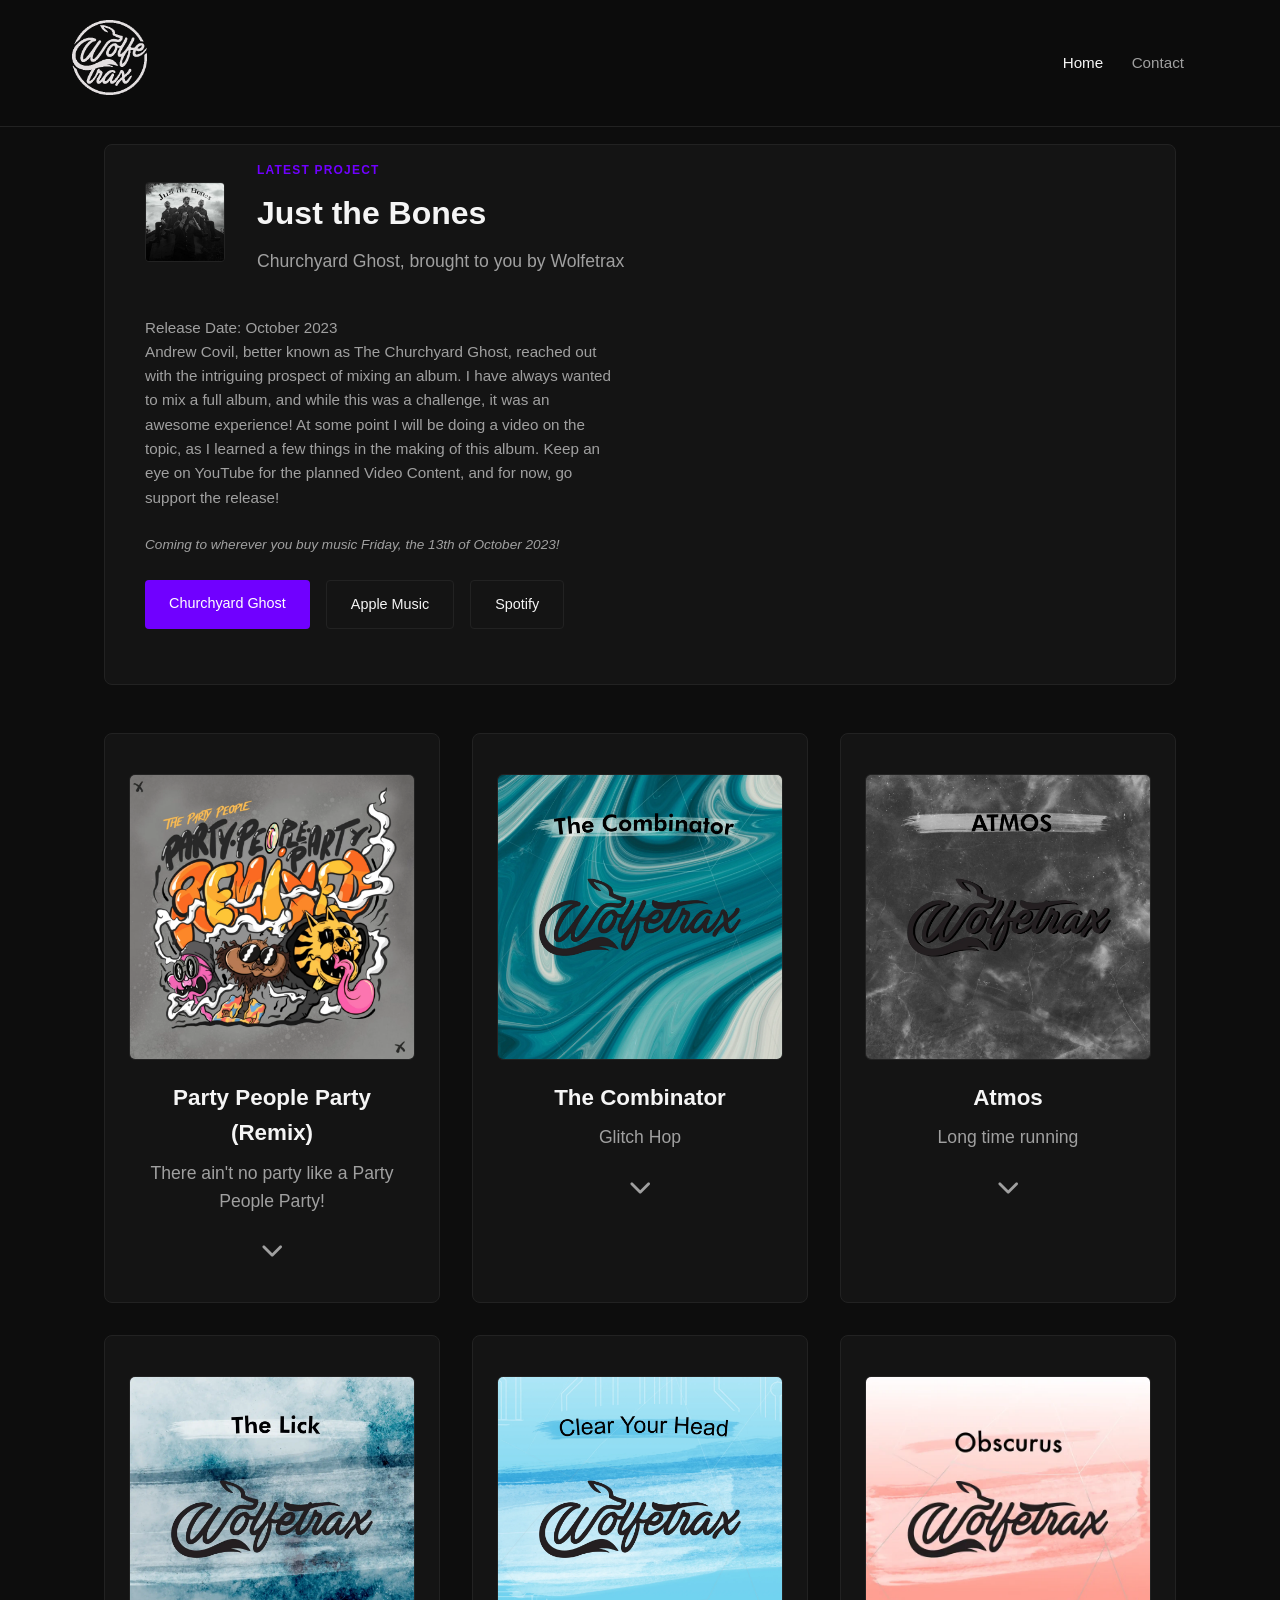
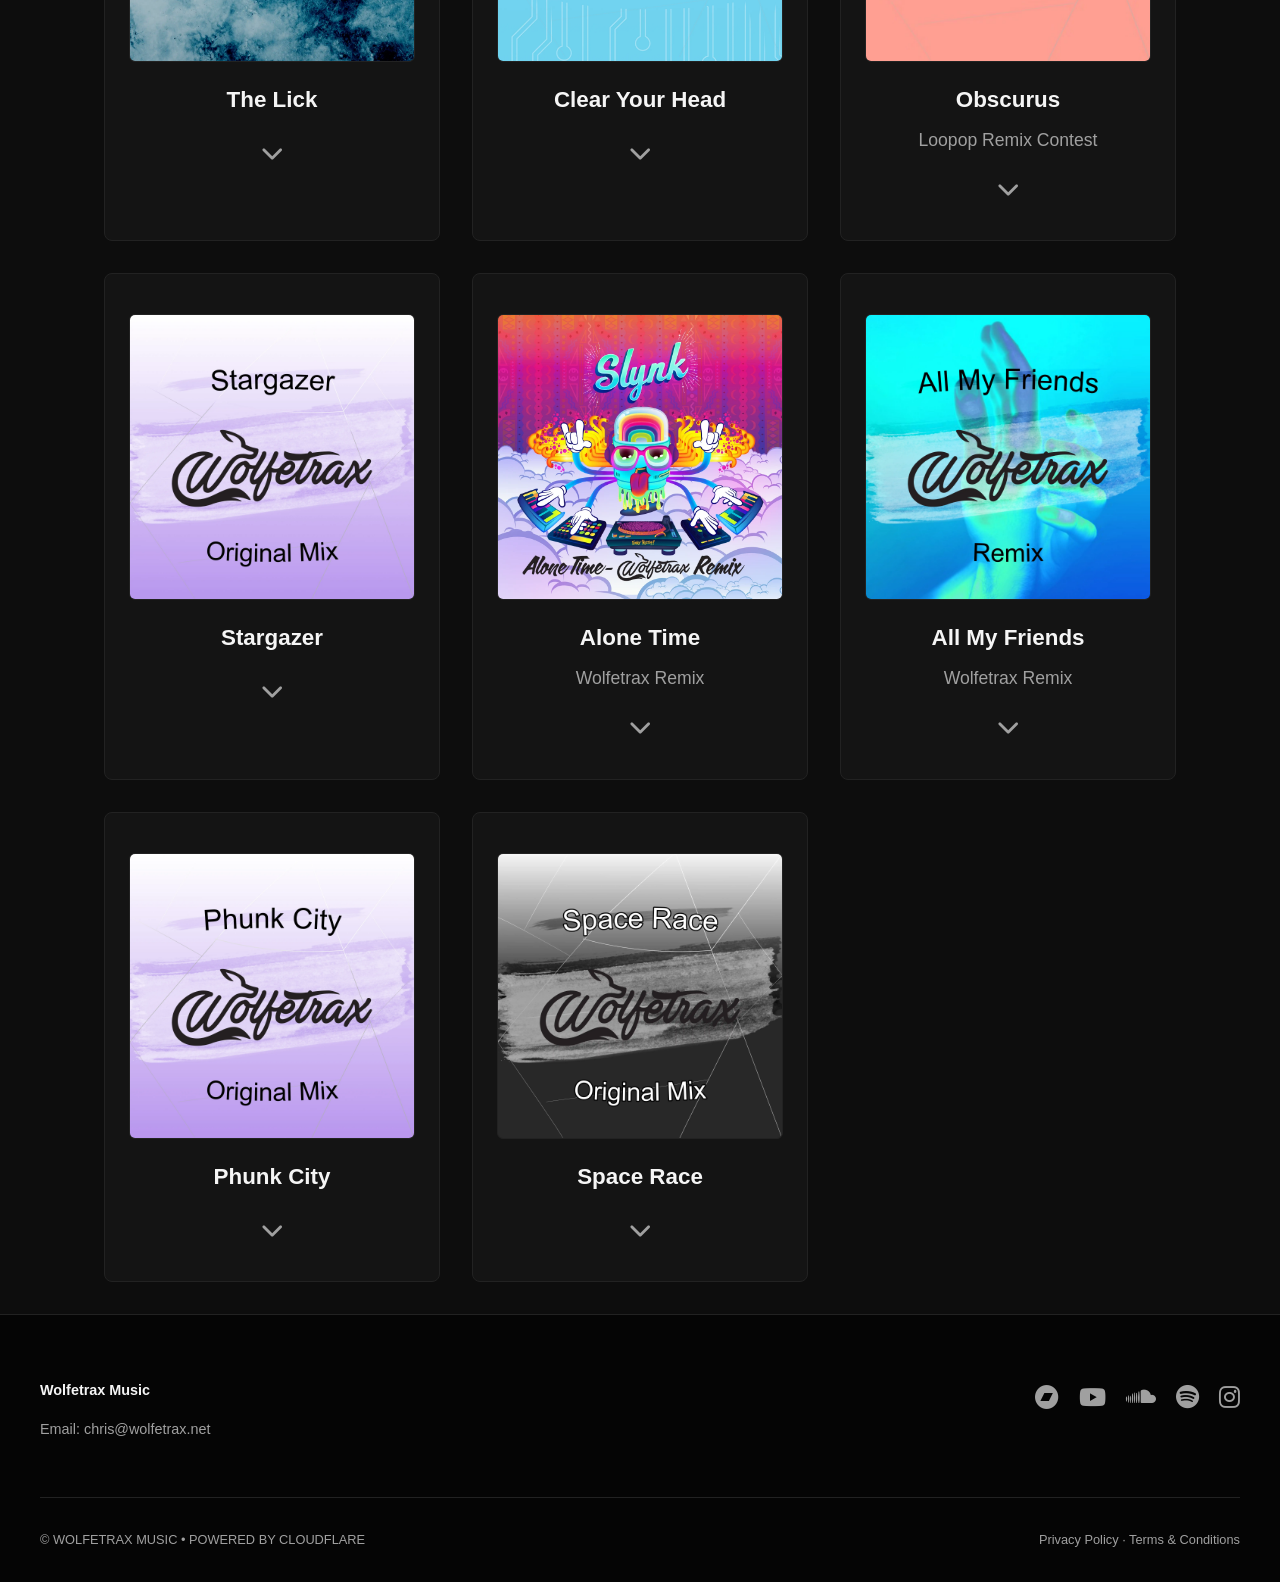
<file: index.html>
<!DOCTYPE html>
<html lang="en">
<head>
    <meta charset="UTF-8">
    <meta name="viewport" content="width=device-width, initial-scale=1.0">
    <title>Wolfetrax</title>
    <link rel="stylesheet" href="style.css">
    <link rel="stylesheet" href="https://cdnjs.cloudflare.com/ajax/libs/font-awesome/6.4.0/css/all.min.css">
</head>
<body>

    <header class="site-header">
        <div class="header-container">
            <a href="https://www.wolfetrax.net" class="logo"><img src="assets/branding/LogovFinal/wt whiteish small.png" height="75rem"></a>
            <!-- <a href="assets/branding/LogovFinal/wolfetrax temp logo small.PNG" class="logo">Wolfetrax</a> -->
            <nav class="main-nav">
                <a href="index.html" class="nav-link active">Home</a>
                <a href="contact.html" class="nav-link">Contact</a>
            </nav>
            <!-- <div class="cart-status"> -->
                <!-- <a href="#" class="cart-link">Cart <span class="cart-count">0</span></a> -->
            <!-- </div> -->
        </div>
    </header>

    <!-- <section class="hero-section">
        <div class="hero-content">
            <h1 class="hero-title">Wolfetrax</h1>
            <p class="hero-subtitle">Music production, remixes, and sound design portfolio.</p>
            <div class="scroll-indicator">
                <span>Scroll</span>
                <i class="fa-solid fa-chevron-down"></i>
            </div>
        </div>
    </section> -->

    <main class="portfolio-container">

        <!-- Featured Project Section -->
        <article class="project-card featured static-track">
            <div class="static-header-layout">
                <div class="track-header-layout">
                    <img src="assets/albumart/Churchyard Ghost Just the Bones Album Art Square 500x500.jpg" alt="Just the Bones Album Art" class="track-thumbnail">
                    <div class="track-header-text">
                        <span class="project-category">Latest Project</span>
                        <h2 class="project-title">Just the Bones</h2>
                        <p class="project-subtitle">Churchyard Ghost, brought to you by Wolfetrax</p>
                    </div>
                </div>
            </div>

            <div class="static-content">
                <div class="project-info">
                        <p class="project-description">Release Date: October 2023<br>
                            Andrew Covil, better known as The Churchyard Ghost, reached out with the intriguing prospect of mixing an album. I have always wanted to mix a full album, and while this was a challenge, it was an awesome experience! At some point I will be doing a video on the topic, as I learned a few things in the making of this album. Keep an eye on YouTube for the planned Video Content, and for now, go support the release!
                        </p>
                            <div class="project-meta">Coming to wherever you buy music Friday, the 13th of October 2023!</div>
                        <div class="project-links">
                            <a href="http://churchyardghost.com/" class="btn btn-primary">Churchyard Ghost</a>
                            <a href="https://music.apple.com/us/artist/the-churchyard-ghost/1567144729" class="btn btn-secondary">Apple Music</a>
                            <a href="https://open.spotify.com/album/6fnKxf0xtX8yKI88T7zz54" class="btn btn-secondary">Spotify</a>
                        </div>
                </div>
                <!-- <div class="project-media">
                    <div class="audio-player-mock">
                        <div class="mock-header">The Churchyard Ghost - Top Tracks</div>
                            <ol class="track-list">
                                <li><span>1. GOD DAMN</span><span class="track-duration">02:36</span></li>
                                <li><span>2. Feed the Beast</span><span class="track-duration">03:28</span></li>
                                <li><span>3. Low On Vacancy</span><span class="track-duration">03:19</span></li>
                                <li><span>4. Sirens</span><span class="track-duration">03:56</span></li>
                                <li><span>5. Harvester</span><span class="track-duration">03:00</span></li>
                            </ol>
                        <div class="mock-controls">
                                <button class="btn-play-mock"><i class="fa-solid fa-play"></i> Preview on Spotify</button>
                        </div>
                    </div>
                </div> -->
                <iframe data-testid="embed-iframe" 
                    style="border-radius:12px" 
                    src="https://open.spotify.com/embed/album/6fnKxf0xtX8yKI88T7zz54?utm_source=generator&theme=0" 
                    width="100%" 
                    height="352" 
                    frameBorder="0" 
                    allowfullscreen="" 
                    llow="autoplay; clipboard-write; encrypted-media; fullscreen; picture-in-picture" 
                    loading="lazy"></iframe>
                <!-- </div> -->
            </div>
        </article>

        <!-- Portfolio Grid Section -->

        <div class="portfolio-grid">

            <!-- Item 1 -->
            <article class="project-card expandable-track">
                <div class="expandable-trigger">
                    <div class="track-header-layout vertical">
                        <img src="assets/albumart/PPP WT Remix Album Art Square.png" alt="Party People Party Artwork" class="track-thumbnail large">
                        <div class="track-header-text">
                            <h3 class="project-title">Party People Party (Remix)</h3>
                            <p class="project-subtitle">There ain't no party like a Party People Party!</p>
                        </div>
                    </div>
                    <div class="expand-icon-container">
                        <i class="fa-solid fa-chevron-down expand-icon"></i>
                    </div>
                </div>
                
                <div class="expandable-content">
                    <div class="expanded-grid">
                        <div class="project-info">
                            <p class="project-description">Release Date: January 2023<br>This remix was a blast to work on! Early last year, Dan emailed me and asked me if I'd like to flip their jam, and I said yes! Check out the release at all the links below, and check out The Party People at all the usual places.</p>
                        </div>
                        <div class="project-links">
                            <a href="https://youtu.be/V2L-k3HCGS0" class="btn btn-small">Track Breakdown</a>
                            <a href="https://fanlink.to/partypeoplepartyremixed" class="btn btn-small">Store Links</a>
                            <a href="https://thepartypeople.bandcamp.com/album/party-people-party-remixed" class="btn btn-small">Bandcamp</a>
                        </div>
                    </div>
                </div>
            </article>

            <!-- Item 2 -->
            <article class="project-card expandable-track">
                <div class="expandable-trigger">
                    <div class="track-header-layout vertical">
                        <img src="assets/albumart/Square Album Art Wolfetrax.png" alt="The Combinator Artwork" class="track-thumbnail large">
                        <div class="track-header-text">
                            <h3 class="project-title">The Combinator</h3>
                            <p class="project-subtitle">Glitch Hop</p>
                        </div>
                    </div>
                    <div class="expand-icon-container">
                        <i class="fa-solid fa-chevron-down expand-icon"></i>
                    </div>
                </div>

                <div class="expandable-content">
                    <div class="expanded-grid">
                    <p class="project-description">Release Date: August 2022<br>I've been writing music for a while, and one of my first hardware synths was a Moog Subsequent 37. It's a fantastic little piece of gear, with tons of sonic potential. This month, I'm proud to present a project that really shows off a lot of what the Sub 37 can do!</p>
                    <div class="project-links">
                        <!-- <a href="https://youtu.be/UmnSQWMp4zo" class="btn btn-small">YouTube</a> -->
                        <a href="https://distrokid.com/hyperfollow/wolfetrax/the-combinator" class="btn btn-small">Store Links</a>
                        <a href="https://wolfetrax.bandcamp.com/track/the-combinator" class="btn btn-small">Bandcamp</a>
                        <a href="https://soundcloud.com/wolfetrax/the-combinator?utm_source=clipboard&utm_campaign=wtshare&utm_medium=widget&utm_content=https%253A%252F%252Fsoundcloud.com%252Fwolfetrax%252Fthe-combinator" class="btn btn-small">Soundcloud</a>
                    </div>
                    </div>
                </div>
            </article>

            <!-- Item 3 -->
            <article class="project-card expandable-track">
                <div class="expandable-trigger">
                    <div class="track-header-layout vertical">
                        <img src="assets/albumart/ATMOS Square Album Art 2160x2160.png" alt="Atmos Artwork" class="track-thumbnail large">
                        <div class="track-header-text">
                            <h3 class="project-title">Atmos</h3>
                            <p class="project-subtitle">Long time running</p>
                        </div>
                    </div>
                    <div class="expand-icon-container">
                        <i class="fa-solid fa-chevron-down expand-icon"></i>
                    </div>
                </div>

                <div class="expandable-content">
                    <div class="expanded-grid">
                    <p class="project-description">Release Date: March 2022<br>Five years ago, I wrote a song. As I grew as an artist, the song came along with me and grew too. It has been through countless revisions (42 major revisions in actuality). By the end of the writing process what I had written wasn't truly a song, it was my journey.</p>
                    <div class="project-links">
                        <a href="https://youtu.be/UmnSQWMp4zo" class="btn btn-small">YouTube</a>
                        <a href="https://distrokid.com/hyperfollow/wolfetrax/atmos" class="btn btn-small">Store Links</a>
                        <a href="https://wolfetrax.bandcamp.com/track/atmos" class="btn btn-small">Bandcamp</a>
                    </div>
                    </div>
                </div>
            </article>

            <!-- Item 4 -->
            <article class="project-card expandable-track">
                <div class="expandable-trigger">
                    <div class="track-header-layout vertical">
                        <img src="assets/albumart/The Lick Album Art 2160x2160.png" alt="The Lick Artwork" class="track-thumbnail large">
                        <div class="track-header-text">
                            <h3 class="project-title">The Lick</h3>
                            <!-- <p class="project-subtitle">Glitch Hop</p> -->
                        </div>
                    </div>
                    <div class="expand-icon-container">
                        <i class="fa-solid fa-chevron-down expand-icon"></i>
                    </div>
                </div>

                <div class="expandable-content">
                    <div class="expanded-grid">
                    <p class="project-description">Release Date: February 2022<br>This track goes out to all my new fans. I've really enjoyed seeing people listen to and share my music over the last few months. If you'd like to support my music, the store links are in the middle, but you can also pay what you wish on Bandcamp.</p>
                    <div class="project-links">
                        <a href="https://youtu.be/mO8TX_Hptbc" class="btn btn-small">YouTube</a>
                        <a href="https://distrokid.com/hyperfollow/wolfetrax/the-lick" class="btn btn-small">Store Links</a>
                        <a href="https://wolfetrax.bandcamp.com/track/the-lick" class="btn btn-small">Bandcamp</a>
                        <a href="https://www.youtube.com/watch?v=NhOGDNPI0zE" class="btn btn-small">Glitch Hop Community</a>
                    </div>
                    </div>
                </div>
            </article>

            <!-- Item 5 -->
            <article class="project-card expandable-track">
                <div class="expandable-trigger">
                    <div class="track-header-layout vertical">
                        <img src="assets/albumart/Clear Your Head Square Album Art.png" alt="Clear Your Head Artwork" class="track-thumbnail large">
                        <div class="track-header-text">
                            <h3 class="project-title">Clear Your Head</h3>
                            <!-- <p class="project-subtitle">Glitch Hop</p> -->
                        </div>
                    </div>
                    <div class="expand-icon-container">
                        <i class="fa-solid fa-chevron-down expand-icon"></i>
                    </div>
                </div>

                <div class="expandable-content">
                    <div class="expanded-grid">
                    <!-- <p class="project-description"></p> -->
                    <p class="project-description">Release Date: December 2021<br>This track has been on my mind for a few years. It's about chilling out and remembering to relax once in a while, and represents my struggle to do so for the past few months. This song is about clearing your head in order to perform at your best. I hope you can take away some lessons from my experiences with work ethic and all that, but until then, please enjoy this release to the fullest! <br>I'll see you all next month with some more music :D<br>-Chris
                    </p>
                    <div class="project-links">
                        <a href="https://youtu.be/FFsYMyvxgUQ?si=b5XXz2elyUKsyc84" class="btn btn-small">YouTube</a>
                        <!-- <a href="#" class="btn btn-small">Store Links</a> -->
                        <a href="https://wolfetrax.bandcamp.com/track/clear-your-head" class="btn btn-small">Bandcamp</a>
                    </div>
                    </div>
                </div>
            </article>

            <!-- Item 6 -->
            <article class="project-card expandable-track">
                <div class="expandable-trigger">
                    <div class="track-header-layout vertical">
                        <img src="assets/albumart/Obscurus Album Art Square.png" alt="Obscurus Artwork" class="track-thumbnail large">
                        <div class="track-header-text">
                            <h3 class="project-title">Obscurus</h3>
                            <p class="project-subtitle">Loopop Remix Contest</p>
                        </div>
                    </div>
                    <div class="expand-icon-container">
                        <i class="fa-solid fa-chevron-down expand-icon"></i>
                    </div>
                </div>

                <div class="expandable-content">
                    <div class="expanded-grid">
                    <p class="project-description">Release Date: October 2021<br>This track has been on my mind for a few years. It's about chilling out and remembering to relax once in a while, and represents my struggle to do so for the past few months. This song is about clearing your head in order to perform at your best. I hope you can take away some lessons from my experiences with work ethic and all that, but until then, please enjoy this release to the fullest! 
                    <br>I'll see you all next month with some more music :D<br>-Chris</p>
                    <div class="project-links">
                        <a href="https://youtu.be/Zyb2UEw-WMU" class="btn btn-small">YouTube</a>
                        <!-- <a href="#" class="btn btn-small">Store Links</a> -->
                        <a href="https://wolfetrax.bandcamp.com/track/obscurus" class="btn btn-small">Bandcamp</a>
                    </div>
                    </div>
                </div>
            </article>

            <!-- Item 7 -->
            <article class="project-card expandable-track">
                <div class="expandable-trigger">
                    <div class="track-header-layout vertical">
                        <img src="assets/albumart/Stargazer Original Mix Artwork.png" alt="Stargazer Artwork" class="track-thumbnail large">
                        <div class="track-header-text">
                            <h3 class="project-title">Stargazer</h3>
                            <!-- <p class="project-subtitle">Original Mix</p> -->
                            <!-- <p class="project-description">Here is a description</p> -->
                        </div>
                    </div>
                    <div class="expand-icon-container">
                        <i class="fa-solid fa-chevron-down expand-icon"></i>
                    </div>
                </div>

                <div class="expandable-content">
                    <div class="expanded-grid">

                    <!-- <iframe width="100%" height="300" scrolling="no" frameborder="no" allow="autoplay; encrypted-media" src="https://w.soundcloud.com/player/?url=https%3A//api.soundcloud.com/tracks/soundcloud%253Atracks%253A902540689&color=%23ff5500&auto_play=false&hide_related=false&show_comments=true&show_user=true&show_reposts=false&show_teaser=true&visual=true"></iframe><div style="font-size: 10px; color: #cccccc;line-break: anywhere;word-break: normal;overflow: hidden;white-space: nowrap;text-overflow: ellipsis; font-family: Interstate,Lucida Grande,Lucida Sans Unicode,Lucida Sans,Garuda,Verdana,Tahoma,sans-serif;font-weight: 100;"><a href="https://soundcloud.com/wolfetrax" title="wolfetrax" target="_blank" style="color: #cccccc; text-decoration: none;">wolfetrax</a> · <a href="https://soundcloud.com/wolfetrax/stargazer" title="Stargazer (Free Download)" target="_blank" style="color: #cccccc; text-decoration: none;">Stargazer (Free Download)</a></div> -->

                    <p class="project-description">Release Date: August 2021<br>Stargazer is a tune that started out as a sample pack competition, but ended upt getting it's own VIP mix. Check it out at the links below!</p>
                    <div class="project-links">
                        <a href="https://www.youtube.com/watch?v=sSduZeY8Fe8" class="btn btn-small">YouTube</a>
                        <a href="https://wolfetrax.bandcamp.com/album/vip-mixes" class="btn btn-small">Bandcamp</a>
                        <a href="https://soundcloud.com/wolfetrax/stargazer" class="btn btn-small">Soundcloud</a>
                        <!-- <a href="#" class="btn btn-small">Spotify</a> -->
                        <!-- <a href="#" class="btn btn-small">Store Links</a> -->

                    </div>
                    </div>
                </div>
            </article>

            <!-- Item 8 -->
            <article class="project-card expandable-track">
                <div class="expandable-trigger">
                    <div class="track-header-layout vertical">
                        <img src="assets/albumart/Alone Time WT Remix Artwork.png" alt="Alone Time Artwork" class="track-thumbnail large">
                        <div class="track-header-text">
                            <h3 class="project-title">Alone Time</h3>
                            <p class="project-subtitle">Wolfetrax Remix</p>
                        </div>
                    </div>
                    <div class="expand-icon-container">
                        <i class="fa-solid fa-chevron-down expand-icon"></i>
                    </div>
                </div>

                <div class="expandable-content">
                    <div class="expanded-grid">
                    <p class="project-description">Release Date: January 2020<br>I was fortunate enough to be allowed to make a remix of DJ Slynk's track "Alone Time", and even got blessings from the man himself to release it! Enjoy my take on this funky tune!</p>
                        <div class="project-links">
                            <a href="https://www.youtube.com/watch?v=_NcxYPPHLcI" class="btn btn-small">YouTube</a>
                            <!-- <a href="#" class="btn btn-small">Bandcamp</a> -->
                            <a href="https://soundcloud.com/wolfetrax/alonetime" class="btn btn-small">Soundcloud</a>
                            <!-- <a href="#" class="btn btn-small">Store Links</a> -->
                        </div>
                    </div>
                </div>
            </article>
            <!-- Item 9 -->
            <article class="project-card expandable-track">
                <div class="expandable-trigger">
                    <div class="track-header-layout vertical">
                        <img src="assets/albumart/All My Friends Wolfetrax Remix Artwork.png" alt="AMF Artwork" class="track-thumbnail large">
                        <div class="track-header-text">
                            <h3 class="project-title">All My Friends</h3>
                            <p class="project-subtitle">Wolfetrax Remix</p>
                        </div>
                    </div>
                    <div class="expand-icon-container">
                        <i class="fa-solid fa-chevron-down expand-icon"></i>
                    </div>
                </div>

                <div class="expandable-content">
                    <div class="expanded-grid">
                    <p class="project-description">Release Date: January 2020<br>Project Description goes here</p>
                        <div class="project-links">
                            <a href="#" class="btn btn-small">YouTube</a>
                        <a href="https://wolfetrax.bandcamp.com/album/vip-mixes" class="btn btn-small">Bandcamp</a>
                            <a href="https://soundcloud.com/wolfetrax/amfsngremix" class="btn btn-small">Soundcloud</a>
                            <!-- <a href="#" class="btn btn-small">Store Links</a> -->
                        </div>
                    </div>
                </div>
            </article>

            <!-- Item 10 -->
            <article class="project-card expandable-track">
                <div class="expandable-trigger">
                    <div class="track-header-layout vertical">
                        <img src="assets/albumart/Phunk City Original Mix Artwork.png" alt="Project Artwork" class="track-thumbnail large">
                        <div class="track-header-text">
                            <h3 class="project-title">Phunk City</h3>
                            <!-- <p class="project-subtitle">Project Subtitle</p>
                            <p class="project-description">Here is a description</p> -->
                        </div>
                    </div>
                    <div class="expand-icon-container">
                        <i class="fa-solid fa-chevron-down expand-icon"></i>
                    </div>
                </div>

                <div class="expandable-content">
                    <div class="expanded-grid">
                        <p class="project-description">Release Date: September 2019<br>Phunk City was a very fun project that, like many tracks, started out as a remix!</p>
                        <div class="project-links">
                            <a href="#" class="btn btn-small">YouTube</a>
                        <a href="https://wolfetrax.bandcamp.com/album/vip-mixes" class="btn btn-small">Bandcamp</a>
                            <a href="#" class="btn btn-small">Spotify</a>
                            <a href="#" class="btn btn-small">Store Links</a>
                        </div>
                    </div>
                </div>
            </article>

            <!-- Item 11 -->
            <article class="project-card expandable-track">
                <div class="expandable-trigger">
                    <div class="track-header-layout vertical">
                        <img src="assets/albumart/Space Race Original Mix Artwork.png" alt="Project Artwork" class="track-thumbnail large">
                        <div class="track-header-text">
                            <h3 class="project-title">Space Race</h3>
                        </div>
                    </div>
                    <div class="expand-icon-container">
                        <i class="fa-solid fa-chevron-down expand-icon"></i>
                    </div>
                </div>

                <div class="expandable-content">
                    <div class="expanded-grid">
                    <p class="project-description">Release Date: September 2018<br>This was one of the first tunes I got on Glitch Hop Community, have a gander!</p>
                        <div class="project-links">
                            <a href="https://www.youtube.com/watch?v=N2w6rHtlTlE" class="btn btn-small">YouTube (GHC)</a>
                            <a href="https://www.youtube.com/watch?v=uM8Iiungres" class="btn btn-small">YouTube (My Channel)</a>
                            <!-- <a href="#" class="btn btn-small">Store Links</a> -->
                        </div>
                    </div>
                </div>
            </article>

            <!-- Item N -->
            <!-- <article class="project-card expandable-track">
                <div class="expandable-trigger">
                    <div class="track-header-layout vertical">
                        <img src="#" alt="Project Artwork" class="track-thumbnail large">
                        <div class="track-header-text">
                            <h3 class="project-title">Project Title</h3>
                            <p class="project-subtitle">Project Subtitle</p>
                            <p class="project-description">Here is a description</p>
                        </div>
                    </div>
                    <div class="expand-icon-container">
                        <i class="fa-solid fa-chevron-down expand-icon"></i>
                    </div>
                </div>

                <div class="expandable-content">
                    <div class="expanded-grid">
                    <p class="project-description">Project Description goes here</p>
                        <div class="project-links">
                            <a href="#" class="btn btn-small">YouTube</a>
                            <a href="#" class="btn btn-small">Bandcamp</a>
                            <a href="#" class="btn btn-small">Spotify</a>
                            <a href="#" class="btn btn-small">Store Links</a>
                        </div>
                    </div>
                </div>
            </article> -->

            
        </div>
    </main>

    <footer class="site-footer">
        <div class="footer-container">
            <div class="footer-info">
                <h4>Wolfetrax Music</h4>
                <p>Email: <a href="mailto:chris@wolfetrax.net">chris@wolfetrax.net</a></p>
            </div>
            <div class="footer-socials">
                <a href="https://wolfetrax.bandcamp.com/" aria-label="Bandcamp"><i class="fa-brands fa-bandcamp"></i></a>
                <a href="https://www.youtube.com/channel/UCOQJxZuRbGfU3e4-d-n2UJA" aria-label="YouTube"><i class="fa-brands fa-youtube"></i></a>
                <a href="http://soundcloud.com/wolfetrax" aria-label="SoundCloud"><i class="fa-brands fa-soundcloud"></i></a>
                <a href="https://open.spotify.com/artist/1rOgUH9gs3npZ9wzS5w8Zh" aria-label="Spotify"><i class="fa-brands fa-spotify"></i></a>
                <a href="http://instagram.com/wolfetraxmusic" aria-label="Instagram"><i class="fa-brands fa-instagram"></i></a>
                <!-- <a href="https://www.facebook.com/pg/wolfetrax" aria-label="Facebook"><i class="fa-brands fa-instagram"></i></a> -->
            </div>
            <div class="footer-credits">
                <p>&copy; WOLFETRAX MUSIC • POWERED BY CLOUDFLARE</p>
                <p><a href="#">Privacy Policy</a> · <a href="#">Terms & Conditions</a></p>
            </div>
        </div>
    </footer>

    <script src="script.js"></script>
</body>
</html>
</file>
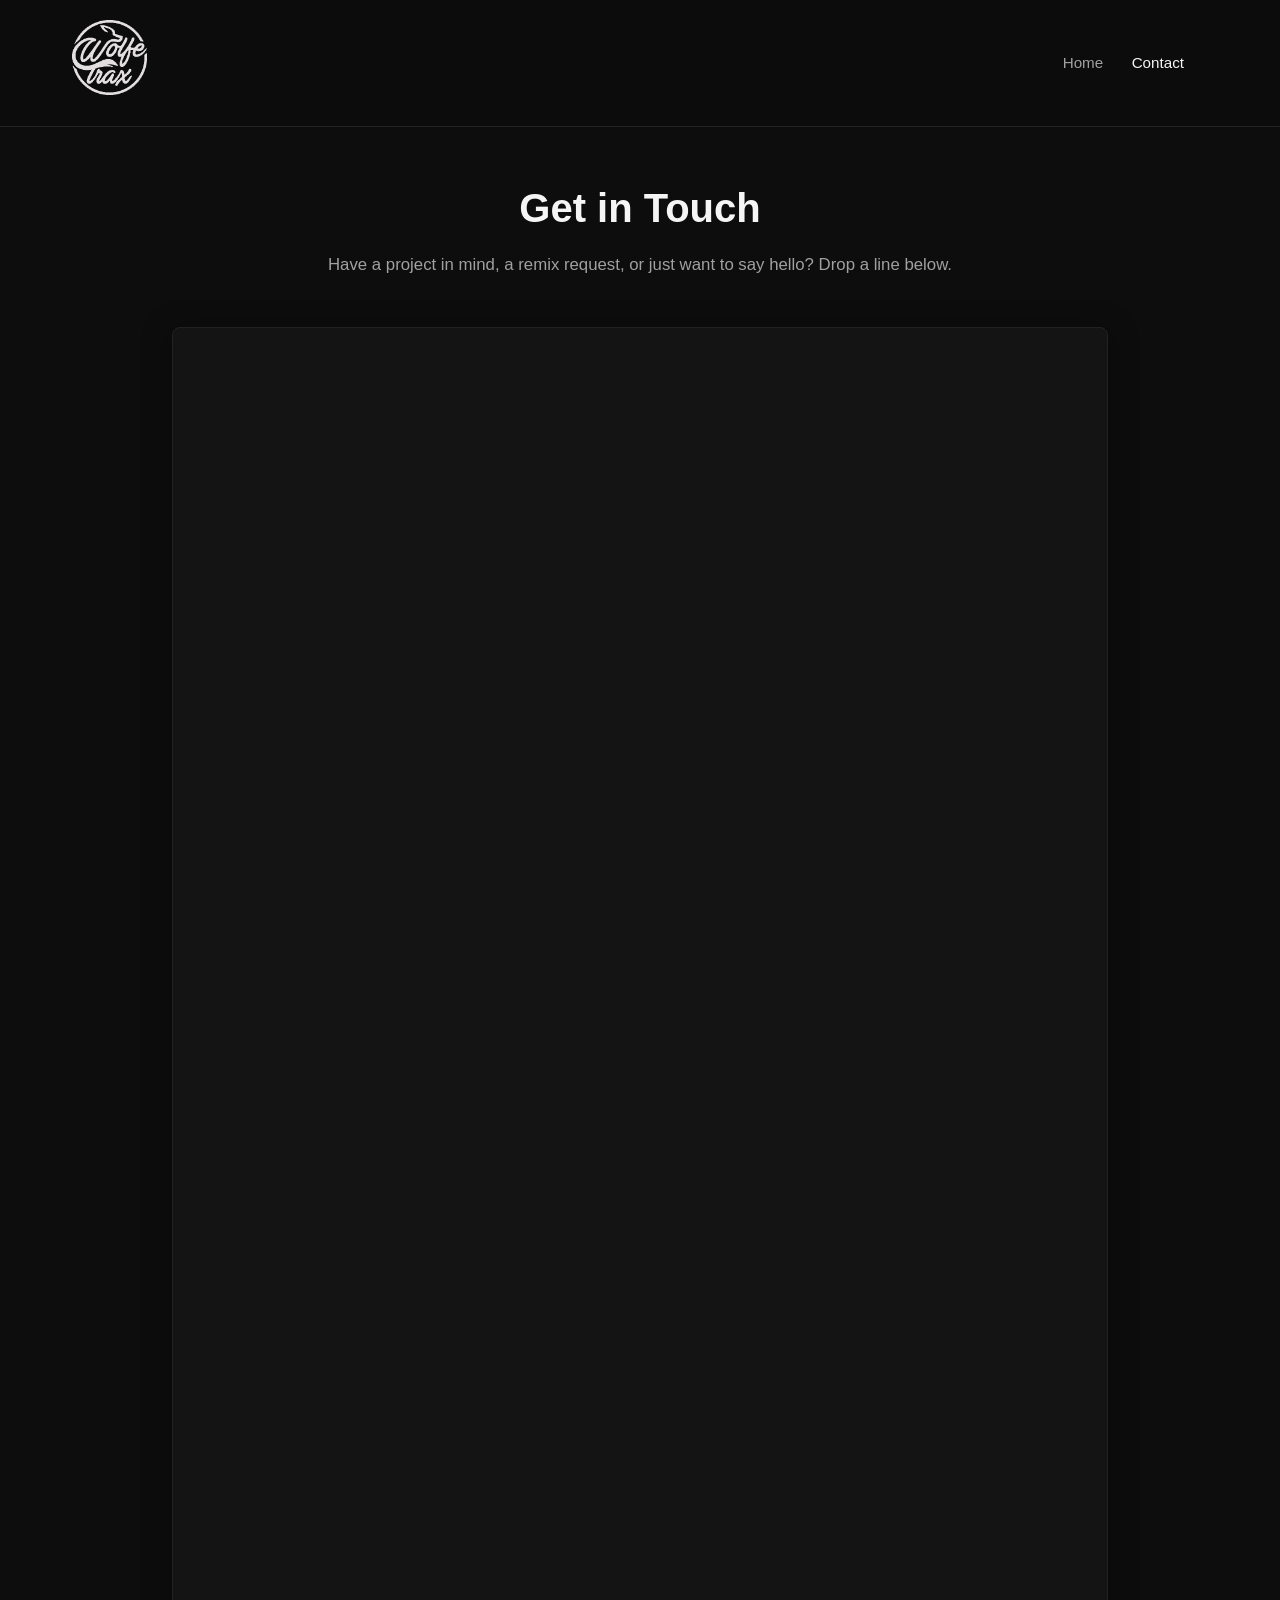
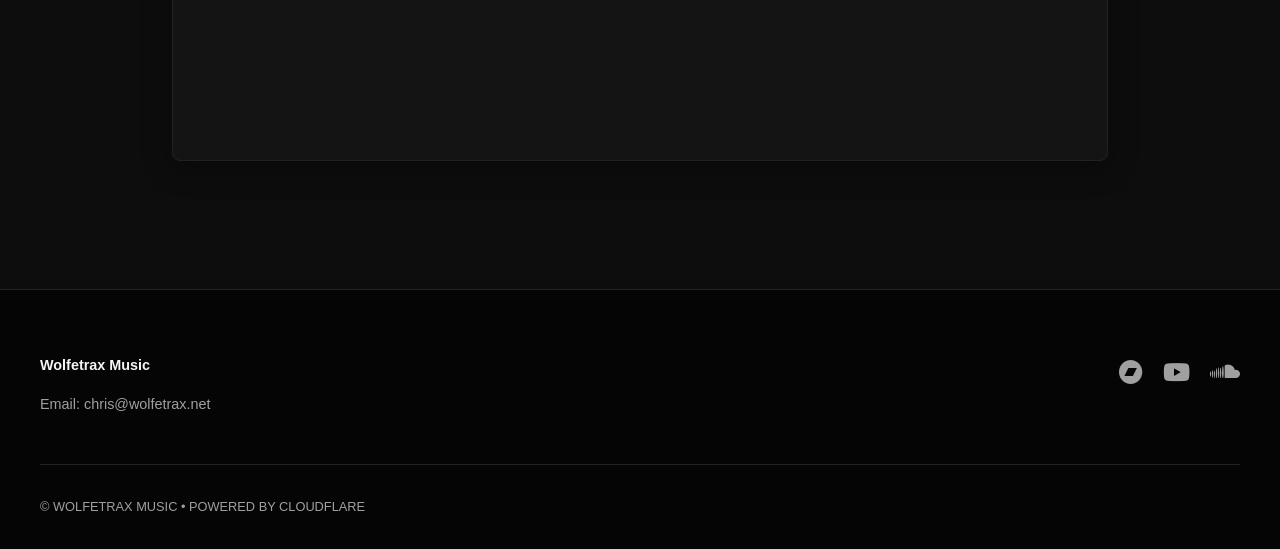
<file: contact.html>
<!DOCTYPE html>
<html lang="en">
<head>
    <meta charset="UTF-8">
    <meta name="viewport" content="width=device-width, initial-scale=1.0">
    <title>Contact - Wolfetrax</title>
    <link rel="stylesheet" href="contact-style.css">
    <link rel="stylesheet" href="https://cdnjs.cloudflare.com/ajax/libs/font-awesome/6.4.0/css/all.min.css">
</head>
<body>

    <header class="site-header">
        <div class="header-container">
            <a href="https://www.wolfetrax.net" class="logo"><img src="assets/branding/LogovFinal/wt whiteish small.png" height="75rem"></a>
            <nav class="main-nav">
                <a href="index.html" class="nav-link">Home</a>
                <a href="contact.html" class="nav-link active">Contact</a>
            </nav>
        </div>
    </header>

    <main class="contact-container">
        <div class="contact-header">
            <h1 class="page-title">Get in Touch</h1>
            <p class="page-subtitle">Have a project in mind, a remix request, or just want to say hello? Drop a line below.</p>
        </div>

        <div class="form-wrapper">
            <!-- <iframe 
                src="https://docs.google.com/forms/d/e/1FAIpQLSfDGoOaLw8FmN_YourFormIDHere/viewform?embedded=true" 
                width="100%" 
                height="800" 
                frameborder="0" 
                marginheight="0" 
                marginwidth="0">
                Loading…
             iframe> -->
        <iframe src="https://docs.google.com/forms/d/e/1FAIpQLSctqAqXKwdJeLDPNz503JcTcFcuIuFvfG3F44s1DxASCMLFoQ/viewform?embedded=true" 
            width="800" 
            height="1400" 
            frameborder="0" 
            marginheight="0" 
            marginwidth="0">Loading…</iframe>
        </div>
    </main>

    <footer class="site-footer">
        <div class="footer-container">
            <div class="footer-info">
                <h4>Wolfetrax Music</h4>
                <p>Email: <a href="mailto:chris@wolfetrax.net">chris@wolfetrax.net</a></p>
            </div>
            <div class="footer-socials">
                <a href="https://wolfetrax.bandcamp.com/" aria-label="Bandcamp"><i class="fa-brands fa-bandcamp"></i></a>
                <a href="https://www.youtube.com/" aria-label="YouTube"><i class="fa-brands fa-youtube"></i></a>
                <a href="http://soundcloud.com/wolfetrax" aria-label="SoundCloud"><i class="fa-brands fa-soundcloud"></i></a>
            </div>
            <div class="footer-credits">
                <p>© WOLFETRAX MUSIC • POWERED BY CLOUDFLARE</p>
            </div>
        </div>
    </footer>

</body>
</html>
</file>
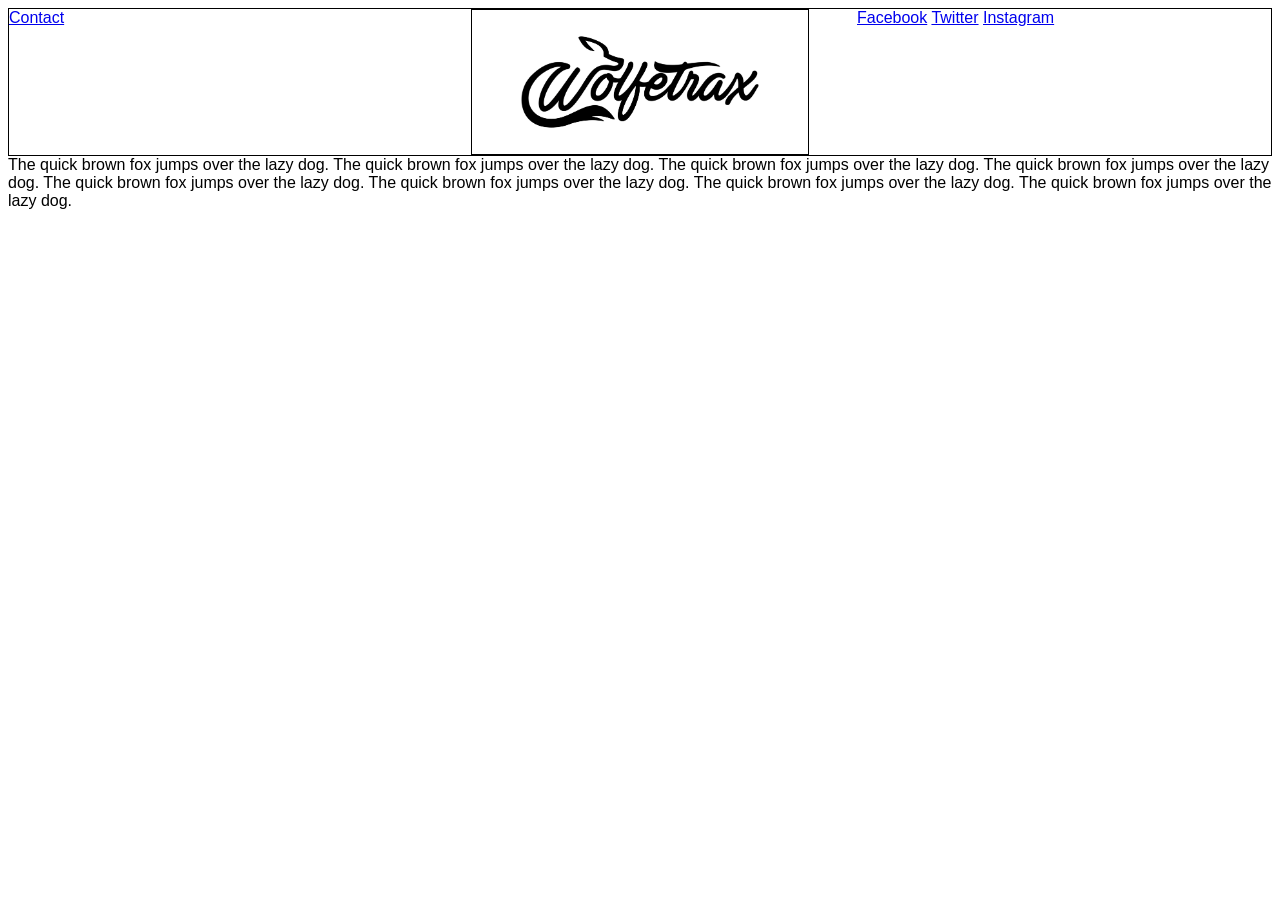
<file: main.html>
<!DOCTYPE html>
<html lang="en">

<head>
    <meta charset="UTF-8">
    <meta name="viewport" content="width=device-width, initial-scale=1.0">
    <title>Website Title</title>
    <!-- Add your CSS file here -->
    <link rel="stylesheet" href="styles.css">
</head>

<body>
    <header>
        <div id="links">
            <!-- Add your links here -->
            <a href="#">Contact</a>

        </div>
        <div id="logo-section">
            <!-- Add your logo here -->
            <img src="Wolfetrax2.png" alt="Logo" height="200" id="main-logo">
        </div>
        <div id="social-media-section">
            <!-- Add your social media links here -->
            <a href="#">Facebook</a>
            <a href="#">Twitter</a>
            <a href="#">Instagram</a>
        </div>
    </header>
    <main>
        The quick brown fox jumps over the lazy dog. The quick brown fox jumps over the lazy dog. The quick brown fox
        jumps over the lazy dog. The quick brown fox jumps over the lazy dog. The quick brown fox jumps over the lazy
        dog. The quick brown fox jumps over the lazy dog. The quick brown fox jumps over the lazy dog. The quick brown
        fox jumps over the lazy dog.

        <!-- Main content goes here -->
    </main>
    <footer>
        <!-- Footer content goes here -->
    </footer>
</body>

</html>
</div>
</file>
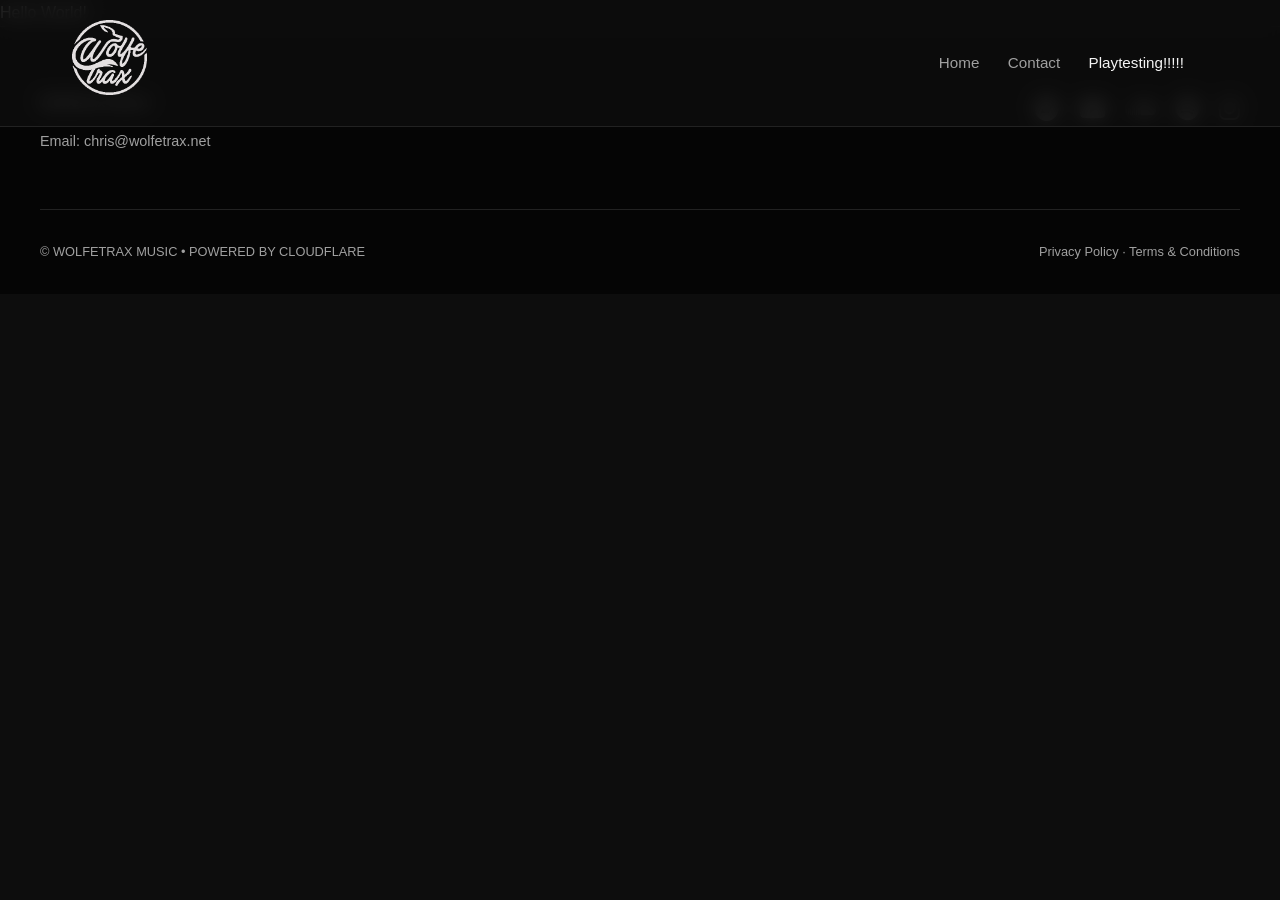
<file: playtesting.html>
<!DOCTYPE html>
<html lang="en">
<head>
    <meta charset="UTF-8">
    <meta name="viewport" content="width=device-width, initial-scale=1.0">
    <title>Playtesting</title>
    <link rel="stylesheet" href="style.css">
    <link rel="stylesheet" href="https://cdnjs.cloudflare.com/ajax/libs/font-awesome/6.4.0/css/all.min.css">
</head>
<body>

    <main>
    <header class="site-header">
        <div class="header-container">
            <a href="https://www.wolfetrax.net" class="logo"><img src="assets/branding/LogovFinal/wt whiteish small.png" height="75rem"></a>
            <!-- <a href="assets/branding/LogovFinal/wolfetrax temp logo small.PNG" class="logo">Wolfetrax</a> -->
            <nav class="main-nav">
                <a href="index.html" class="nav-link">Home</a>
                <a href="contact.html" class="nav-link">Contact</a>
                <a href="playtesting.html" class="nav-link active">Playtesting!!!!!</a>
            </nav>
            <!-- <div class="cart-status"> -->
                <!-- <a href="#" class="cart-link">Cart <span class="cart-count">0</span></a> -->
            <!-- </div> -->
        </div>
    </header>
    <div>
        <p>Hello World!</p>
    </div>


    </main>

    <footer class="site-footer">
        <div class="footer-container">
            <div class="footer-info">
                <h4>Wolfetrax Music</h4>
                <p>Email: <a href="mailto:chris@wolfetrax.net">chris@wolfetrax.net</a></p>
            </div>
            <div class="footer-socials">
                <a href="https://wolfetrax.bandcamp.com/" aria-label="Bandcamp"><i class="fa-brands fa-bandcamp"></i></a>
                <a href="https://www.youtube.com/channel/UCOQJxZuRbGfU3e4-d-n2UJA" aria-label="YouTube"><i class="fa-brands fa-youtube"></i></a>
                <a href="http://soundcloud.com/wolfetrax" aria-label="SoundCloud"><i class="fa-brands fa-soundcloud"></i></a>
                <a href="https://open.spotify.com/artist/1rOgUH9gs3npZ9wzS5w8Zh" aria-label="Spotify"><i class="fa-brands fa-spotify"></i></a>
                <a href="http://instagram.com/wolfetraxmusic" aria-label="Instagram"><i class="fa-brands fa-instagram"></i></a>
                <!-- <a href="https://www.facebook.com/pg/wolfetrax" aria-label="Facebook"><i class="fa-brands fa-instagram"></i></a> -->
            </div>
            <div class="footer-credits">
                <p>&copy; WOLFETRAX MUSIC • POWERED BY CLOUDFLARE</p>
                <p><a href="#">Privacy Policy</a> · <a href="#">Terms & Conditions</a></p>
            </div>
        </div>
    </footer>
        <script src="script.js"></script>
</body>
</html>
</file>
<file: style.css>
:root {
    --bg-color: #0d0d0d;
    --card-bg: #141414;
    --text-primary: #f5f5f5;
    --text-muted: #a0a0a0;
    --accent-color: #7000ff;
    --accent-hover: #5200c4;
    --border-color: #222222;
    --font-stack: -apple-system, BlinkMacSystemFont, "Segoe UI", Roboto, Helvetica, Arial, sans-serif;
}

* {
    box-sizing: border-box;
    margin: 0;
    padding: 0;
}

body {
    background-color: var(--bg-color);
    color: var(--text-primary);
    font-family: var(--font-stack);
    line-height: 1.6;
    overflow-x: hidden;
}

a {
    color: inherit;
    text-decoration: none;
    transition: color 0.2s ease;
}

/* Header and Navigation */
.site-header {
    position: fixed;
    top: 0;
    left: 0;
    width: 100%;
    z-index: 1000;
    background-color: rgba(13, 13, 13, 0.85);
    backdrop-filter: blur(10px);
    border-bottom: 1px solid var(--border-color);
}

.header-container {
    max-width: 1200px;
    margin: 0 auto;
    padding: 1.25rem 2rem;
    display: flex;
    justify-content: space-between;
    align-items: center;
}

.logo {
    font-size: 1.5rem;
    font-weight: 700;
    letter-spacing: -0.05em;
}

.main-nav .nav-link {
    margin-right: 1.5rem;
    font-size: 0.95rem;
    color: var(--text-muted);
}

.main-nav .nav-link:hover, 
.main-nav .nav-link.active {
    color: var(--text-primary);
}

.cart-count {
    background-color: var(--border-color);
    padding: 0.2rem 0.5rem;
    border-radius: 12px;
    font-size: 0.8rem;
    margin-left: 0.25rem;
}

/* Hero Section */
/* .hero-section {
    height: 100vh;
    display: flex;
    align-items: center;
    justify-content: center;
    text-align: center;
    background: linear-gradient(180deg, rgba(13,13,13,0.2) 0%, rgba(13,13,13,1) 100%);
    padding: 0 1rem;
}

.hero-title {
    font-size: 4rem;
    font-weight: 800;
    letter-spacing: -0.02em;
    margin-bottom: 0.5rem;
}

.hero-subtitle {
    font-size: 1.25rem;
    color: var(--text-muted);
    max-width: 600px;
    margin: 0 auto 2rem;
}

.scroll-indicator {
    display: flex;
    flex-direction: column;
    align-items: center;
    gap: 0.5rem;
    color: var(--text-muted);
    font-size: 0.85rem;
    cursor: pointer;
    animation: bounce 2s infinite;
} */

/* Portfolio Layout Infrastructure */
.portfolio-container {
    max-width: 1200px;
    margin: 0 auto;
    padding: 9rem 4rem 2rem;
}

.project-card {
    background-color: var(--card-bg);
    border: 1px solid var(--border-color);
    border-radius: 8px;
    padding: 1rem 2.5rem;
    margin-bottom: 3rem;
    transition: border-color 0.2s ease, grid-column 0.3s ease, padding 0.3s ease;
    display: flex;
    flex-direction: column;
}

.project-card:hover {
    border-color: #333;
}

/* Interactive Accordion Layout Classes */
.expandable-trigger {
    display: flex;
    flex-direction: column;
    align-items: center;
    text-align: center;
    gap: 1rem;
    cursor: pointer;
    padding: 1rem 0;
    user-select: none;
    width: 100%;
}

.track-header-layout {
    display: flex;
    align-items: center;
    gap: 2rem;
}

.track-header-layout.vertical {
    flex-direction: column;
    align-items: center;
    gap: 1.25rem;
    width: 100%;
}

.open .track-header-layout.vertical {
    flex-direction: row;
    align-items: center;
    gap: 2rem;
}

.open .track-thumbnail.large {
    width: 80px;
    height: 80px;
}

/* Media Image Rendering */
.track-thumbnail {
    width: 80px;
    height: 80px;
    object-fit: cover;
    border-radius: 4px;
    background-color: #222;
    border: 1px solid var(--border-color);
}

.track-thumbnail.large {
    width: 100%;
    height: auto;
    aspect-ratio: 1 / 1;
    border-radius: 6px;
}

.expand-icon-container {
    display: flex;
    align-items: center;
    justify-content: center;
    color: var(--text-muted);
    font-size: 1.4rem;
}

.expand-icon-container .view-text {
    display: none;
}

.expand-icon {
    transition: transform 0.3s cubic-bezier(0.4, 0, 0.2, 1);
}

/* Animation Engine State Transitions */
.expandable-content {
    max-height: 0;
    overflow: hidden;
    transition: max-height 0.3s cubic-bezier(0.4, 0, 0.2, 1), padding 0.3s ease;
    opacity: 0;
    transition: max-height 0.3s ease, opacity 0.2s ease;
}

.expandable-track.open .expandable-content {
    opacity: 1;
    padding-top: 1.5rem;
    padding-bottom: 1rem;
}

.expandable-track.open .expand-icon {
    transform: rotate(180deg);
}

/* Expanded Grid Structures */
.expanded-grid {
    display: grid;
    grid-template-columns: 1fr;
    gap: 1.5rem;
    align-items: start;
}

/* Featured Horizontal Layout */
.project-card.featured,
.project-card.static-track {
    margin-bottom: 3rem;
    width: 100%;
}

.project-card.featured .static-header-layout {
    margin-bottom: 2rem;
    width: 100%;
}

.project-card.featured .static-content,
.static-content {
    display: grid !important;
    grid-template-columns: 1fr 1fr !important;
    gap: 3rem !important;
    align-items: start !important;
    opacity: 1 !important;
    width: 100%;
}

.project-card.featured .expandable-content {
    padding-top: 0;
}


.open .expanded-grid, 
.project-card.featured.open .expanded-grid,
.static-content .expanded-grid {
    grid-template-columns: 1fr 1fr;
    gap: 3rem;
}



.project-category {
    text-transform: uppercase;
    font-size: 0.75rem;
    letter-spacing: 0.1em;
    color: var(--accent-color);
    font-weight: 600;
    display: block;
    margin-bottom: 0.5rem;
}

.project-title {
    font-size: 2rem;
    margin-bottom: 0.5rem;
    font-weight: 700;
}

.project-subtitle {
    font-size: 1.1rem;
    color: var(--text-muted);
    margin-bottom: 0.5rem;
}

.project-description {
    color: var(--text-muted);
    margin-bottom: 1.5rem;
    font-size: 0.95rem;
}

.project-meta {
    font-size: 0.85rem;
    font-style: italic;
    color: var(--text-muted);
    margin-bottom: 1.5rem;
}

/* Multi-Column Grid System */
.portfolio-grid {
    display: grid;
    grid-template-columns: repeat(3, 1fr);
    gap: 2rem;
}

.portfolio-grid .project-card {
    margin-bottom: 0;
    padding: 1.5rem;
}

.portfolio-grid .project-card.static-track {
    grid-column: 1 / -1;
    padding: 2.5rem;
}

.portfolio-grid .project-card.open {
    grid-column: span 2;
    padding: 2.5rem;
}

.portfolio-grid .project-title {
    font-size: 1.4rem;
}

/* Interface Core Components */
.project-links {
    display: flex;
    gap: 1rem;
    flex-wrap: wrap;
    margin-top: 1.5rem;
}

.btn {
    display: inline-block;
    padding: 0.75rem 1.5rem;
    border-radius: 4px;
    font-size: 0.9rem;
    font-weight: 500;
    cursor: pointer;
    text-align: center;
}

.btn-primary {
    background-color: var(--accent-color);
    color: #fff;
}

.btn-primary:hover {
    background-color: var(--accent-hover);
}

.btn-secondary {
    background-color: transparent;
    border: 1px solid var(--border-color);
}

.btn-secondary:hover {
    background-color: rgba(255, 255, 255, 0.05);
}

.btn-small {
    padding: 0.5rem 1rem;
    font-size: 0.8rem;
    border: 1px solid var(--border-color);
    background-color: rgba(255, 255, 255, 0.02);
}

.btn-small:hover {
    background-color: rgba(255, 255, 255, 0.07);
    border-color: #444;
}

/* Media Sub-component Player Engine */
.audio-player-mock {
    background-color: #050505;
    border: 1px solid var(--border-color);
    border-radius: 6px;
    padding: 1.5rem;
}

.mock-header {
    font-size: 0.85rem;
    font-weight: 600;
    margin-bottom: 1rem;
    color: var(--text-muted);
}

.track-list {
    list-style: none;
}

.track-list li {
    display: flex;
    justify-content: space-between;
    padding: 0.5rem 0;
    border-bottom: 1px solid #111;
    font-size: 0.9rem;
}

.track-duration {
    color: var(--text-muted);
}

.mock-controls {
    margin-top: 1.5rem;
}

.btn-play-mock {
    width: 100%;
    background-color: #1ed760;
    color: #000;
    border: none;
    padding: 0.6rem;
    border-radius: 20px;
    font-weight: 600;
    cursor: pointer;
}

/* Footer Section Structures */
.site-footer {
    background-color: #050505;
    border-top: 1px solid var(--border-color);
    padding: 4rem 2rem 2rem;
    font-size: 0.9rem;
    color: var(--text-muted);
}

.footer-container {
    max-width: 1200px;
    margin: 0 auto;
    display: grid;
    grid-template-columns: 2fr 1fr;
    gap: 3rem;
}

.footer-info h4 {
    color: var(--text-primary);
    margin-bottom: 1rem;
}

.footer-info p {
    margin-bottom: 0.5rem;
}

.footer-socials {
    display: flex;
    gap: 1.25rem;
    font-size: 1.5rem;
    justify-content: flex-end;
    align-items: flex-start;
}

.footer-socials a:hover {
    color: var(--text-primary);
}

.footer-credits {
    grid-column: 1 / -1;
    border-top: 1px solid var(--border-color);
    padding-top: 2rem;
    display: flex;
    justify-content: space-between;
    font-size: 0.8rem;
}

@keyframes bounce {
    0%, 20%, 50%, 80%, 100% { transform: translateY(0); }
    40% { transform: translateY(-10px); }
    60% { transform: translateY(-5px); }
}

/* Responsive Viewports */
@media (max-width: 768px) {
    .expanded-grid {
        grid-template-columns: 1fr;
        gap: 2rem;
    }
    .track-header-layout {
        gap: 1rem;
    }
    .footer-container {
        grid-template-columns: 1fr;
        gap: 2rem;
    }
    .footer-socials {
        justify-content: flex-start;
    }
    .footer-credits {
        flex-direction: column;
        gap: 1rem;
    }
    .hero-title {
        font-size: 2.5rem;
    }
}
</file>
<file: contact-style.css>
:root {
    --bg-color: #0d0d0d;
    --card-bg: #141414;
    --text-primary: #f5f5f5;
    --text-muted: #a0a0a0;
    --accent-color: #7000ff;
    --border-color: #222222;
    --font-stack: -apple-system, BlinkMacSystemFont, "Segoe UI", Roboto, Helvetica, Arial, sans-serif;
}

* {
    box-sizing: border-box;
    margin: 0;
    padding: 0;
}

body {
    background-color: var(--bg-color);
    color: var(--text-primary);
    font-family: var(--font-stack);
    line-height: 1.6;
    overflow-x: hidden;
}

a {
    color: inherit;
    text-decoration: none;
    transition: color 0.2s ease;
}

/* Header Navigation Match */
.site-header {
    position: fixed;
    top: 0;
    left: 0;
    width: 100%;
    z-index: 1000;
    background-color: rgba(13, 13, 13, 0.85);
    backdrop-filter: blur(10px);
    border-bottom: 1px solid var(--border-color);
}

.header-container {
    max-width: 1200px;
    margin: 0 auto;
    padding: 1.25rem 2rem;
    display: flex;
    justify-content: space-between;
    align-items: center;
}

.logo {
    font-size: 1.5rem;
    font-weight: 700;
    letter-spacing: -0.05em;
}

.main-nav .nav-link {
    margin-right: 1.5rem;
    font-size: 0.95rem;
    color: var(--text-muted);
}

.main-nav .nav-link:hover, 
.main-nav .nav-link.active {
    color: var(--text-primary);
}

/* Form Layout Container */
.contact-container {
    max-width: 1000px; /* Kept tight so the form doesn't get uncomfortably wide on desktops */
    margin: 0 auto;
    padding: 11rem 2rem 4rem; /* Top padding matches your profile layout room */
}

.contact-header {
    text-align: center;
    margin-bottom: 3rem;
}

.page-title {
    font-size: 2.5rem;
    font-weight: 700;
    margin-bottom: 0.75rem;
}

.page-subtitle {
    color: var(--text-muted);
    font-size: 1.05rem;
    max-width: 1000px;
    margin: 0 auto;
}

/* Seamless iframe Wrapper */
.form-wrapper {
    background-color: var(--card-bg);
    border: 1px solid var(--border-color);
    border-radius: 8px;
    padding: 1rem;
    overflow: hidden;
    box-shadow: 0 4px 30px rgba(0, 0, 0, 0.4);
}

.form-wrapper iframe {
    display: block;
    background: transparent;
}

/* Footer Integration */
.site-footer {
    background-color: #050505;
    border-top: 1px solid var(--border-color);
    padding: 4rem 2rem 2rem;
    font-size: 0.9rem;
    color: var(--text-muted);
    margin-top: 4rem;
}

.footer-container {
    max-width: 1200px;
    margin: 0 auto;
    display: grid;
    grid-template-columns: 2fr 1fr;
    gap: 3rem;
}

.footer-info h4 {
    color: var(--text-primary);
    margin-bottom: 1rem;
}

.footer-socials {
    display: flex;
    gap: 1.25rem;
    font-size: 1.5rem;
    justify-content: flex-end;
}

.footer-socials a:hover {
    color: var(--text-primary);
}

.footer-credits {
    grid-column: 1 / -1;
    border-top: 1px solid var(--border-color);
    padding-top: 2rem;
    font-size: 0.8rem;
}

/* Responsive adjustments */
@media (max-width: 768px) {
    .contact-container {
        padding-top: 9rem;
    }
    .page-title {
        font-size: 2rem;
    }
    .footer-container {
        grid-template-columns: 1fr;
        gap: 2rem;
    }
    .footer-socials {
        justify-content: flex-start;
    }
}
</file>
<file: styles.css>
/* CSS */

/* Import your own font */
/* @import url('/HoboStd.otf') format('otf'); */

/* Set the body styling */
body {
    font-family: 'HoboStd', sans-serif;
    background-color: white;
    color: black;
}

/* Set the header styling */
header {
    display: grid;
    grid-template-columns: 1fr 1fr 1fr;
    grid-gap: 10px;
    border: 1px solid black;
}

/* Set the main body styling */
.main-body {
    display: grid;
    grid-template-columns: repeat(auto-fit, minmax(300px, 1fr));
    grid-gap: 20px;
}

/* Set relative sizing for elements */
h1,
h2,
h3,
p {
    font-size: calc(1em + 1vw);
}

#player{
    align-content:center;
}


#logo-section img {
    width: 21em;
    height: 9em;
    object-fit: cover;
    display: block;
    margin-left: auto;
    margin-right: auto;
    border: 1px solid black;
}
</file>
